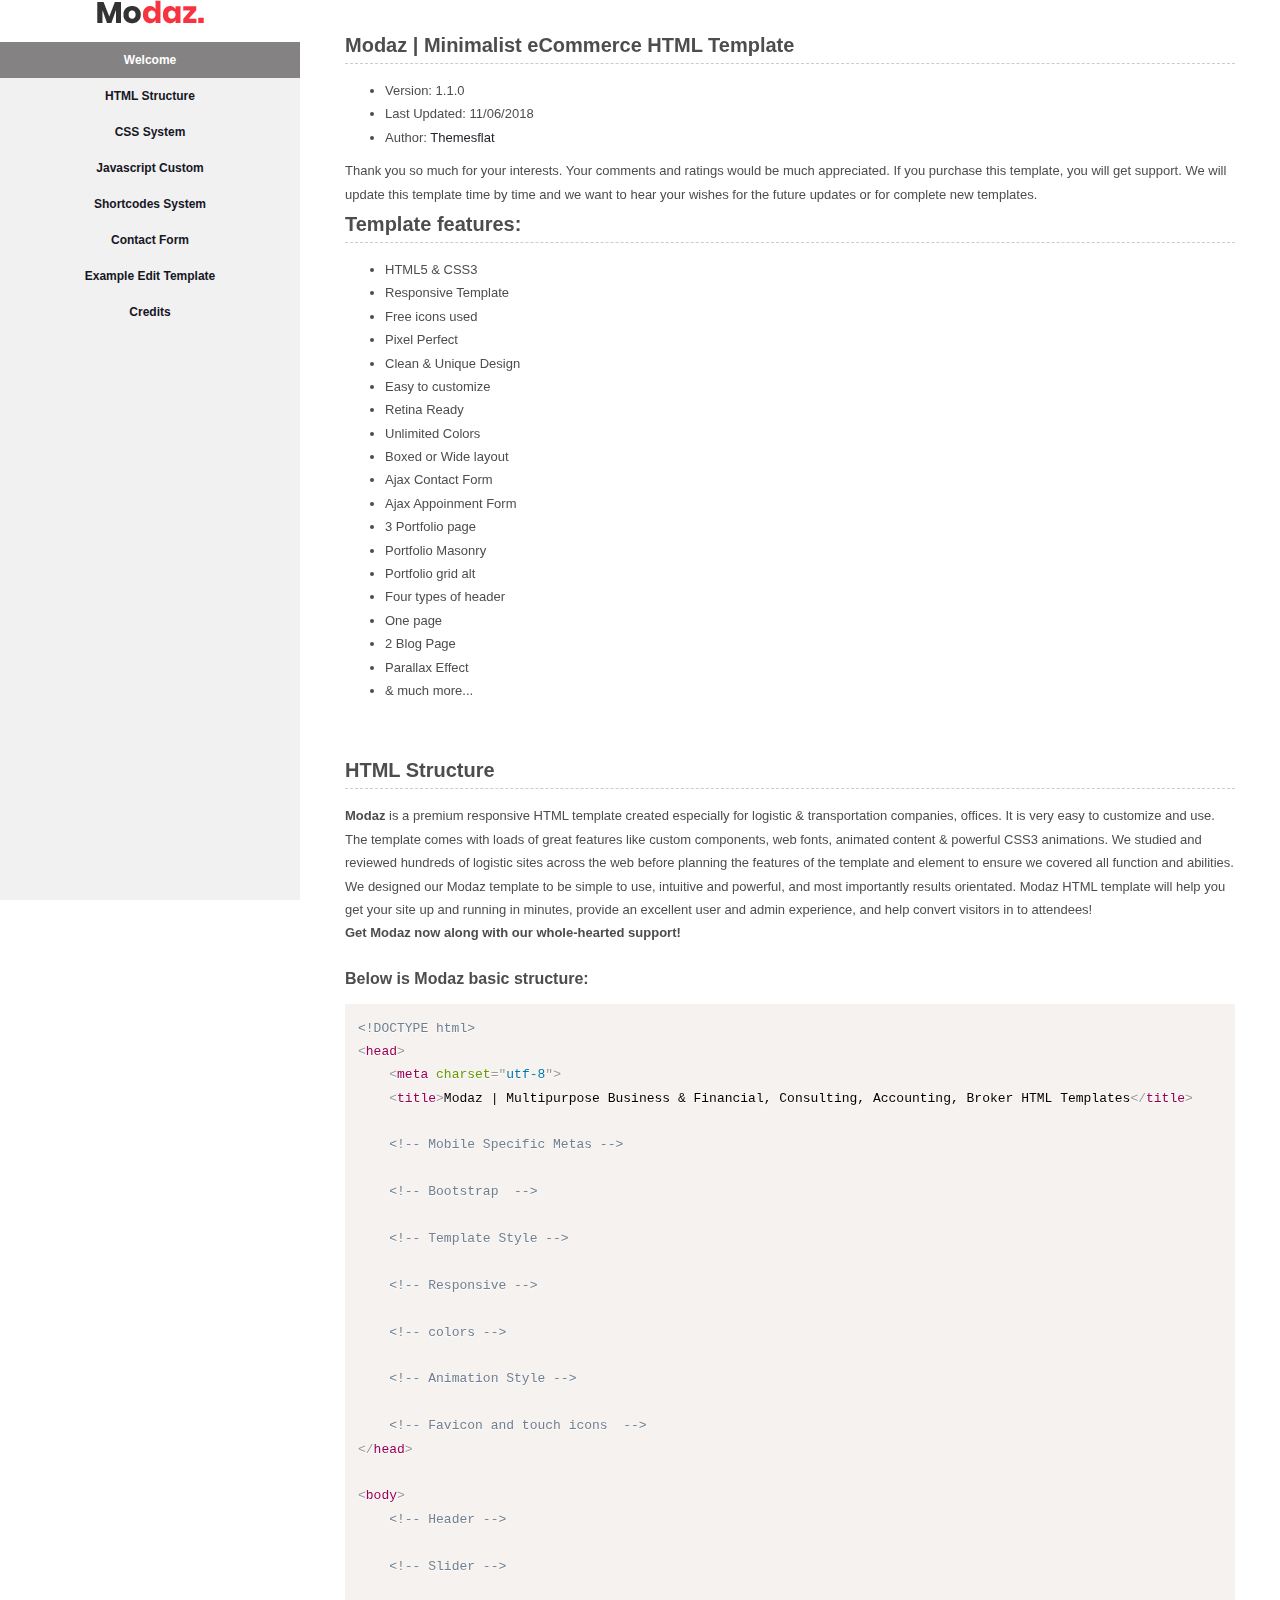
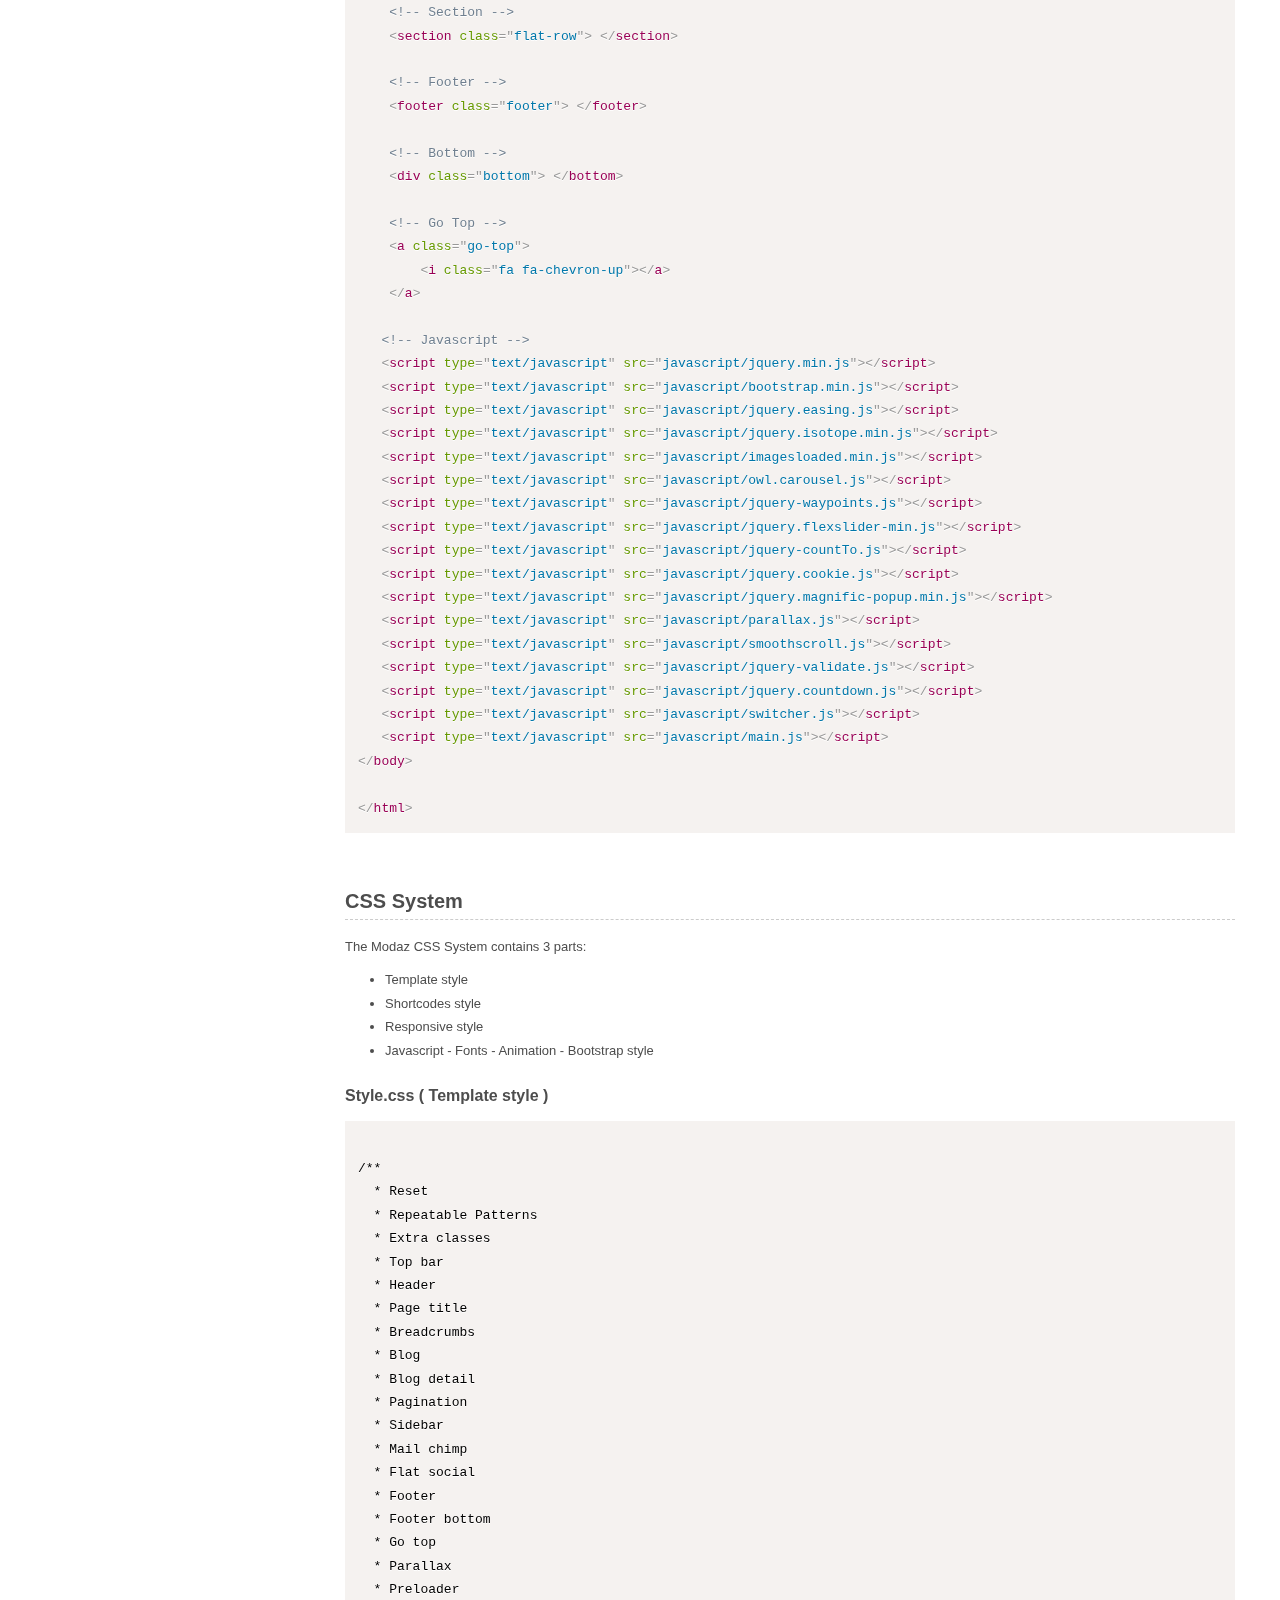
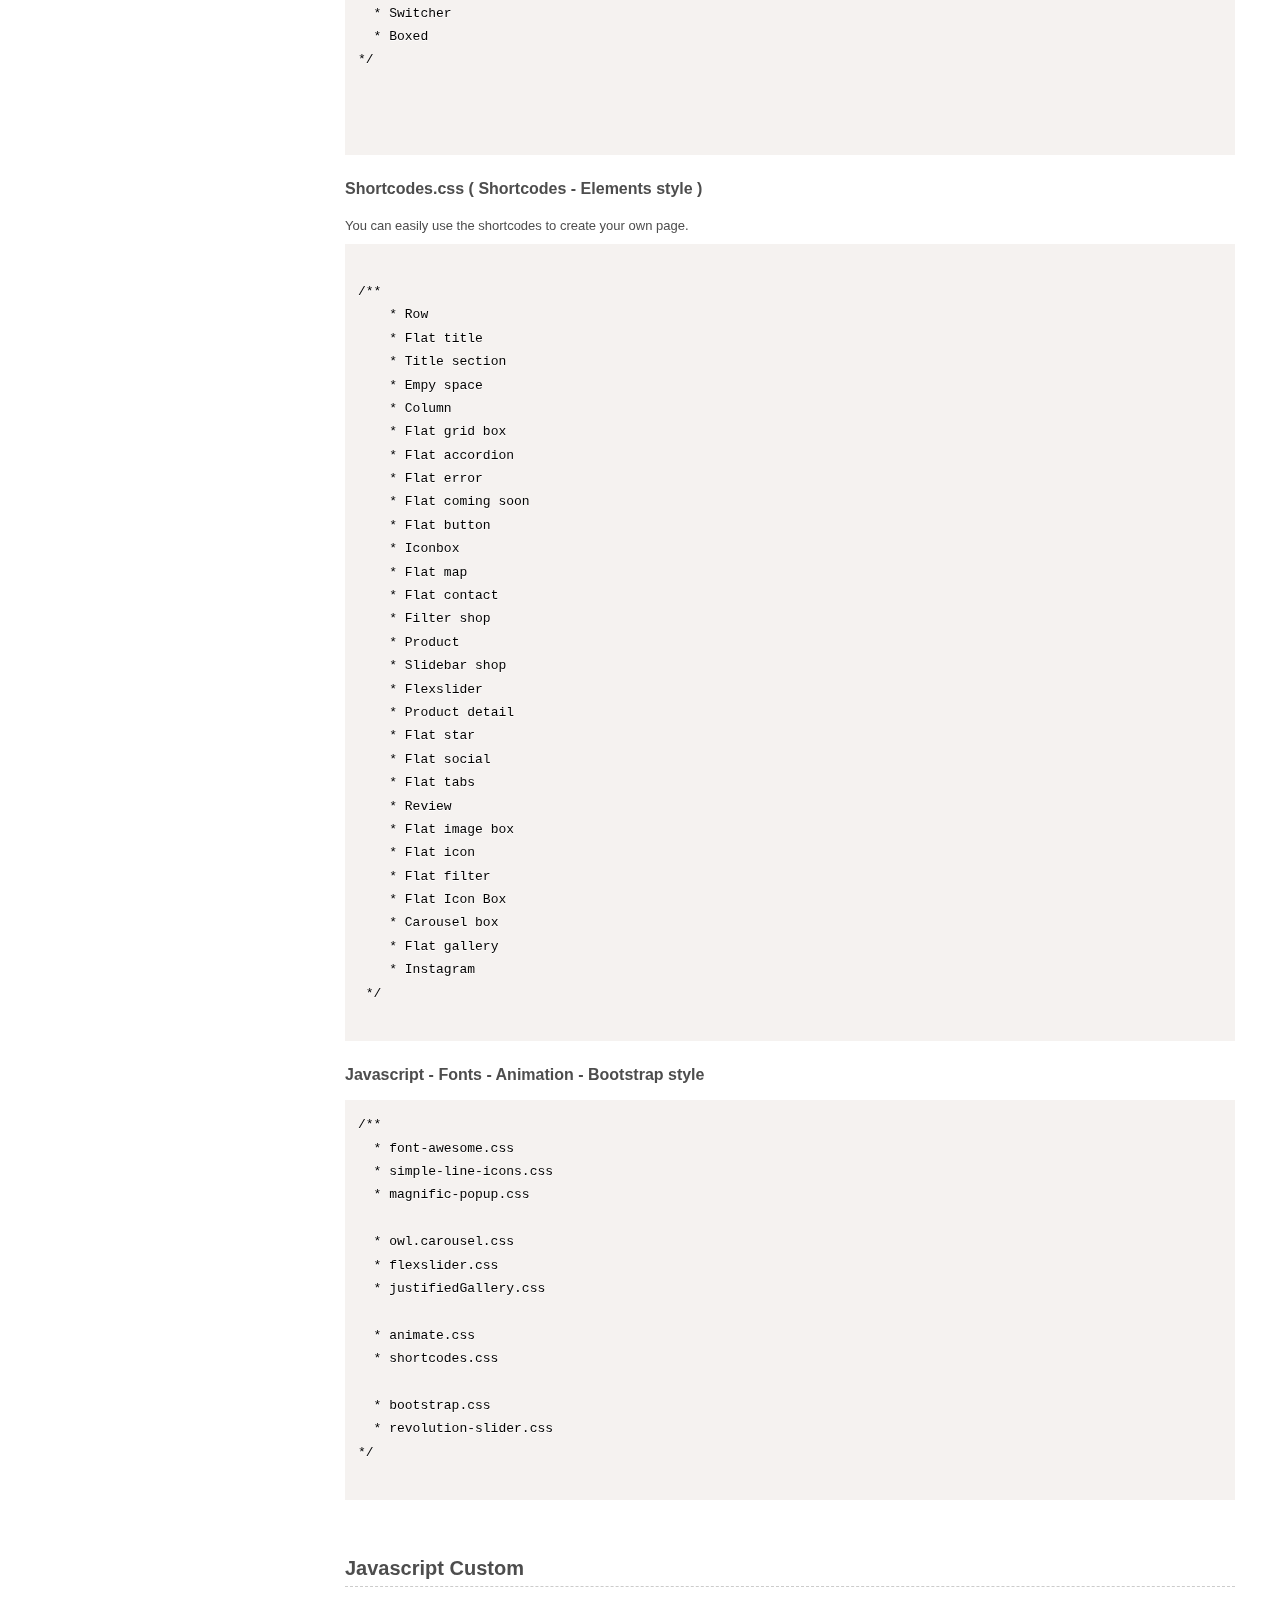
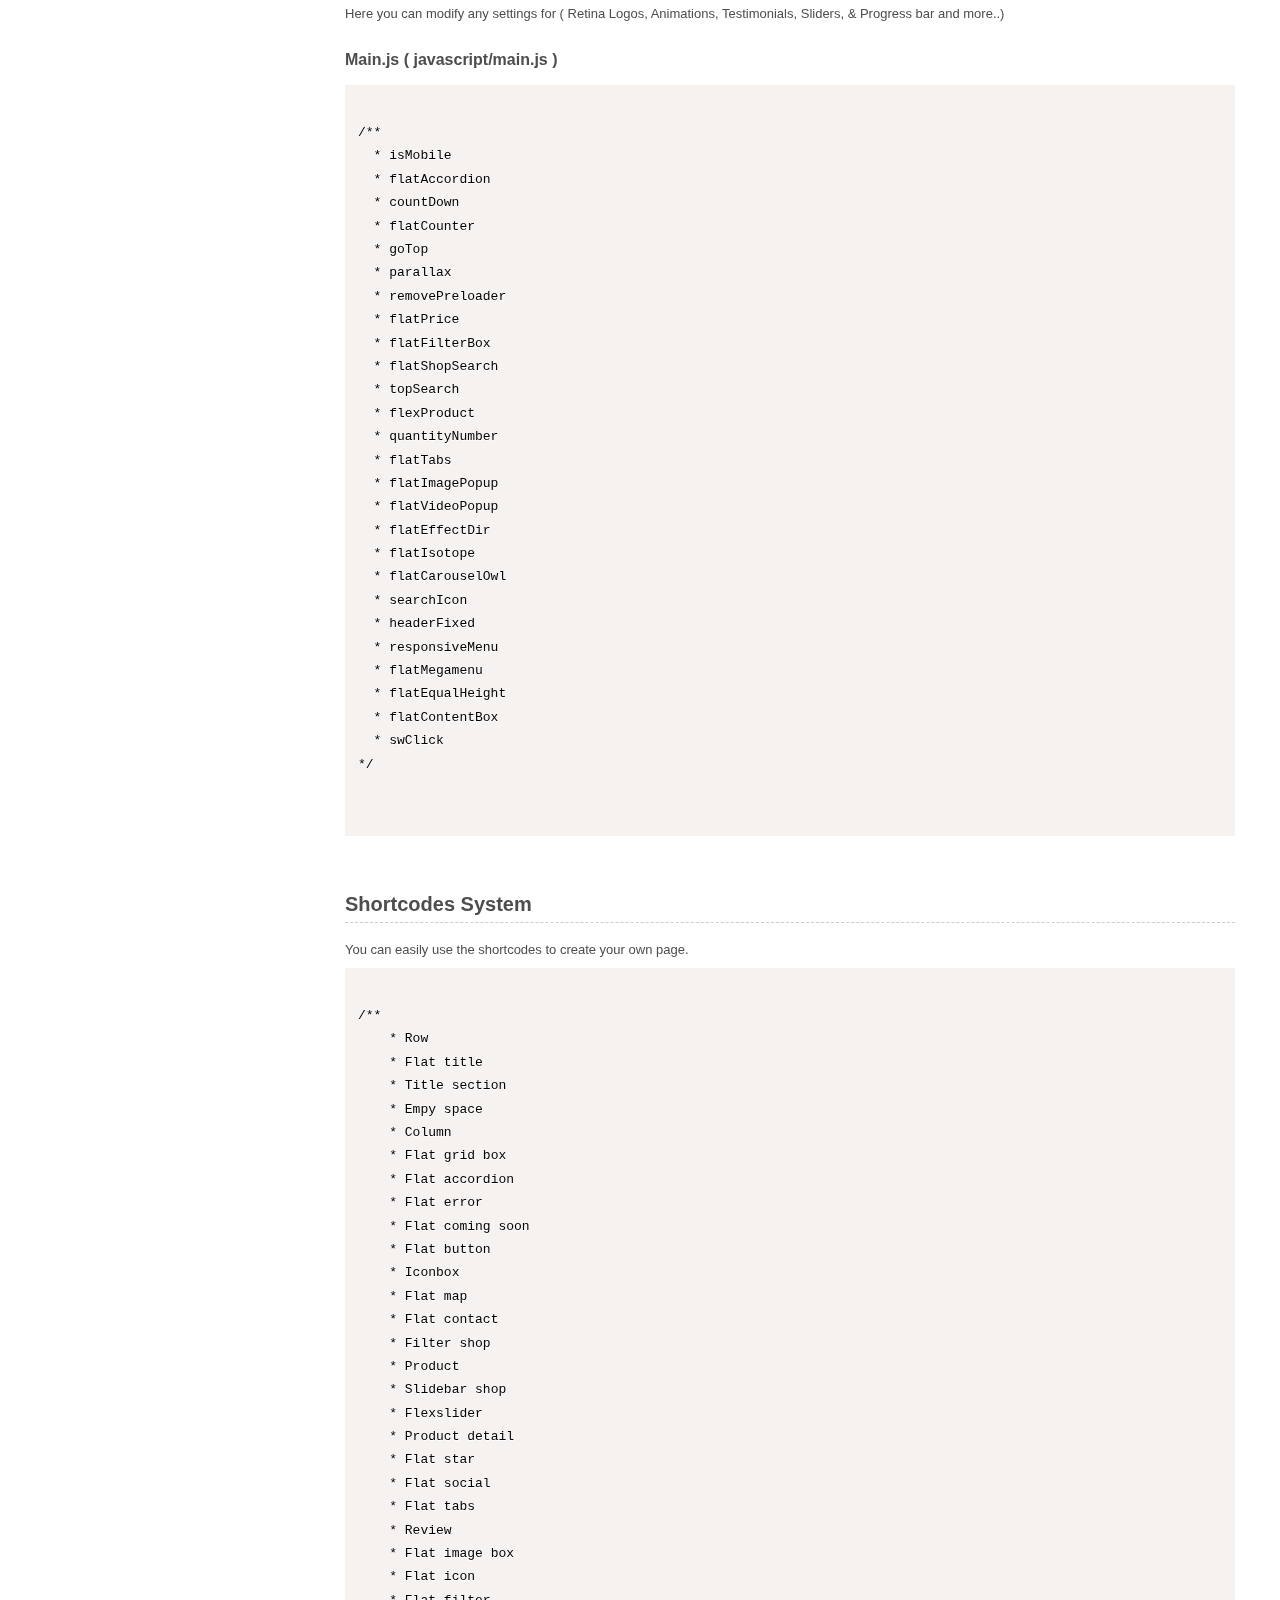
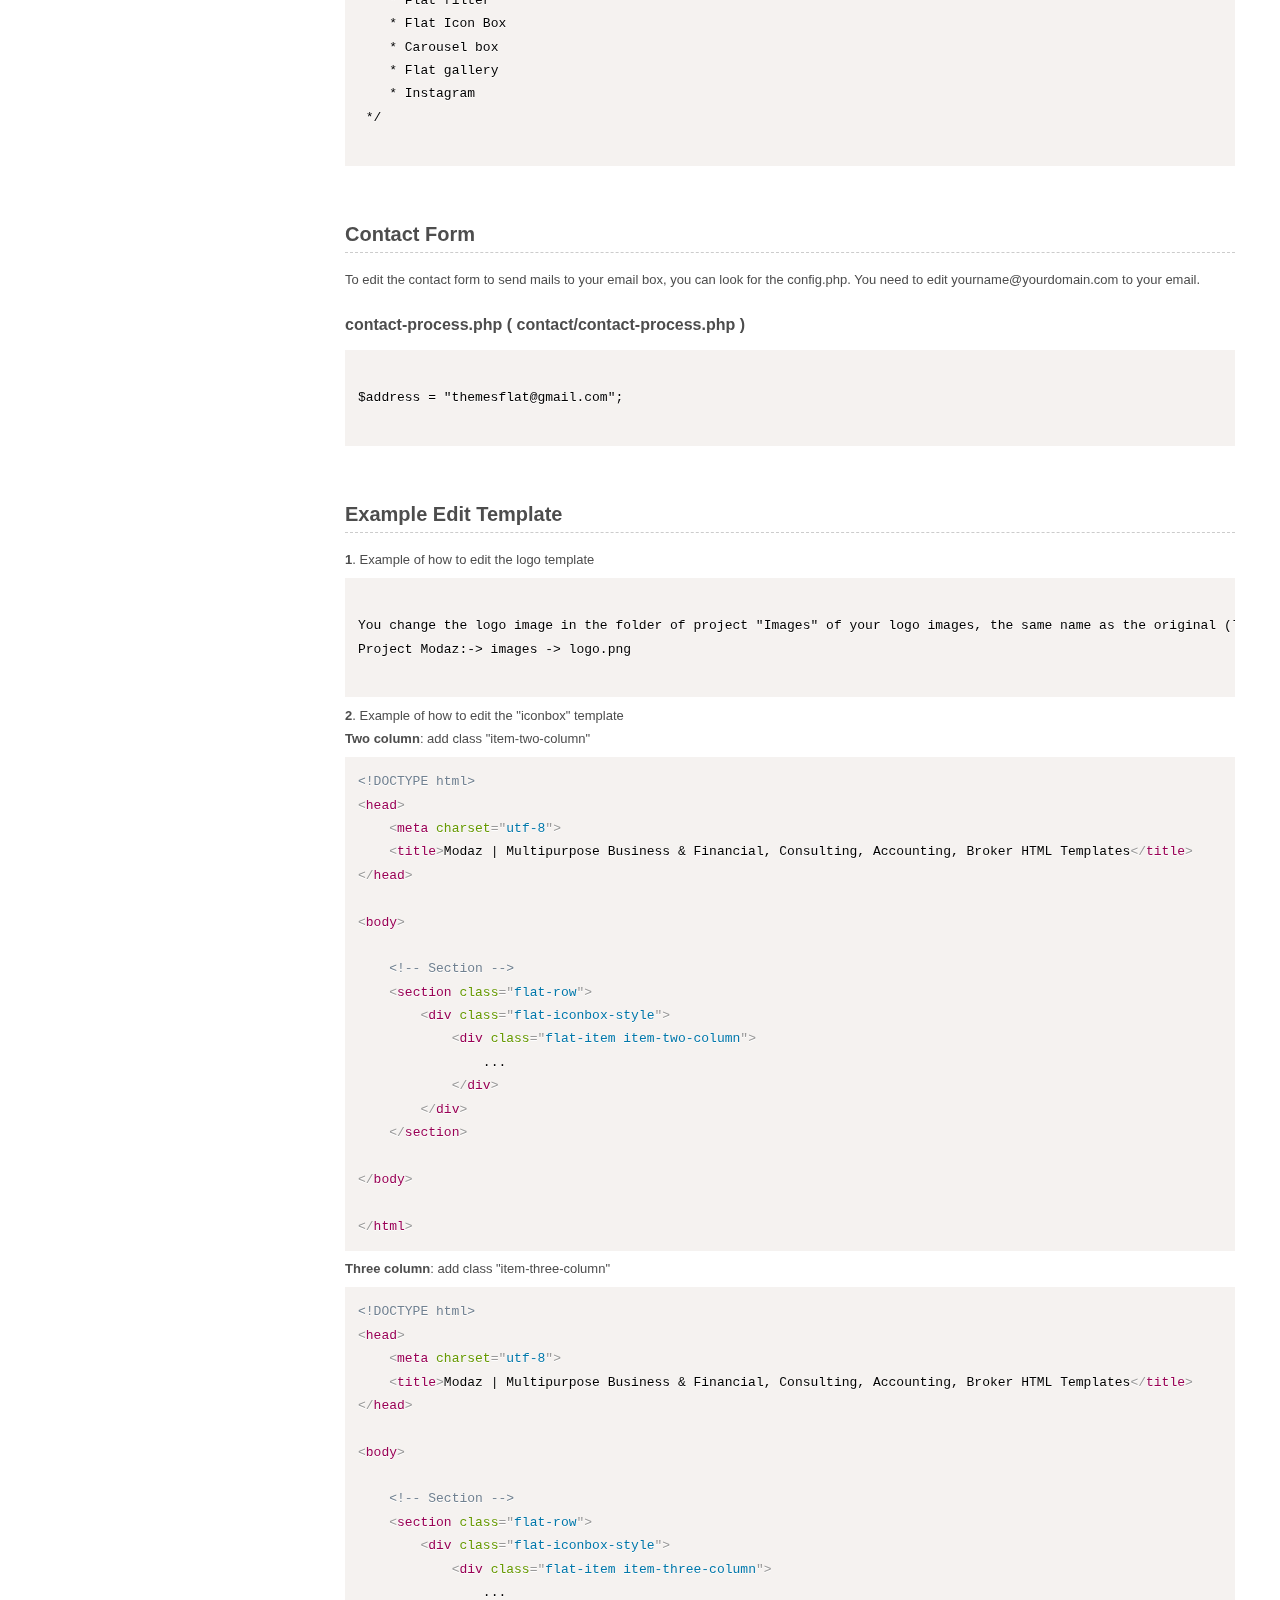
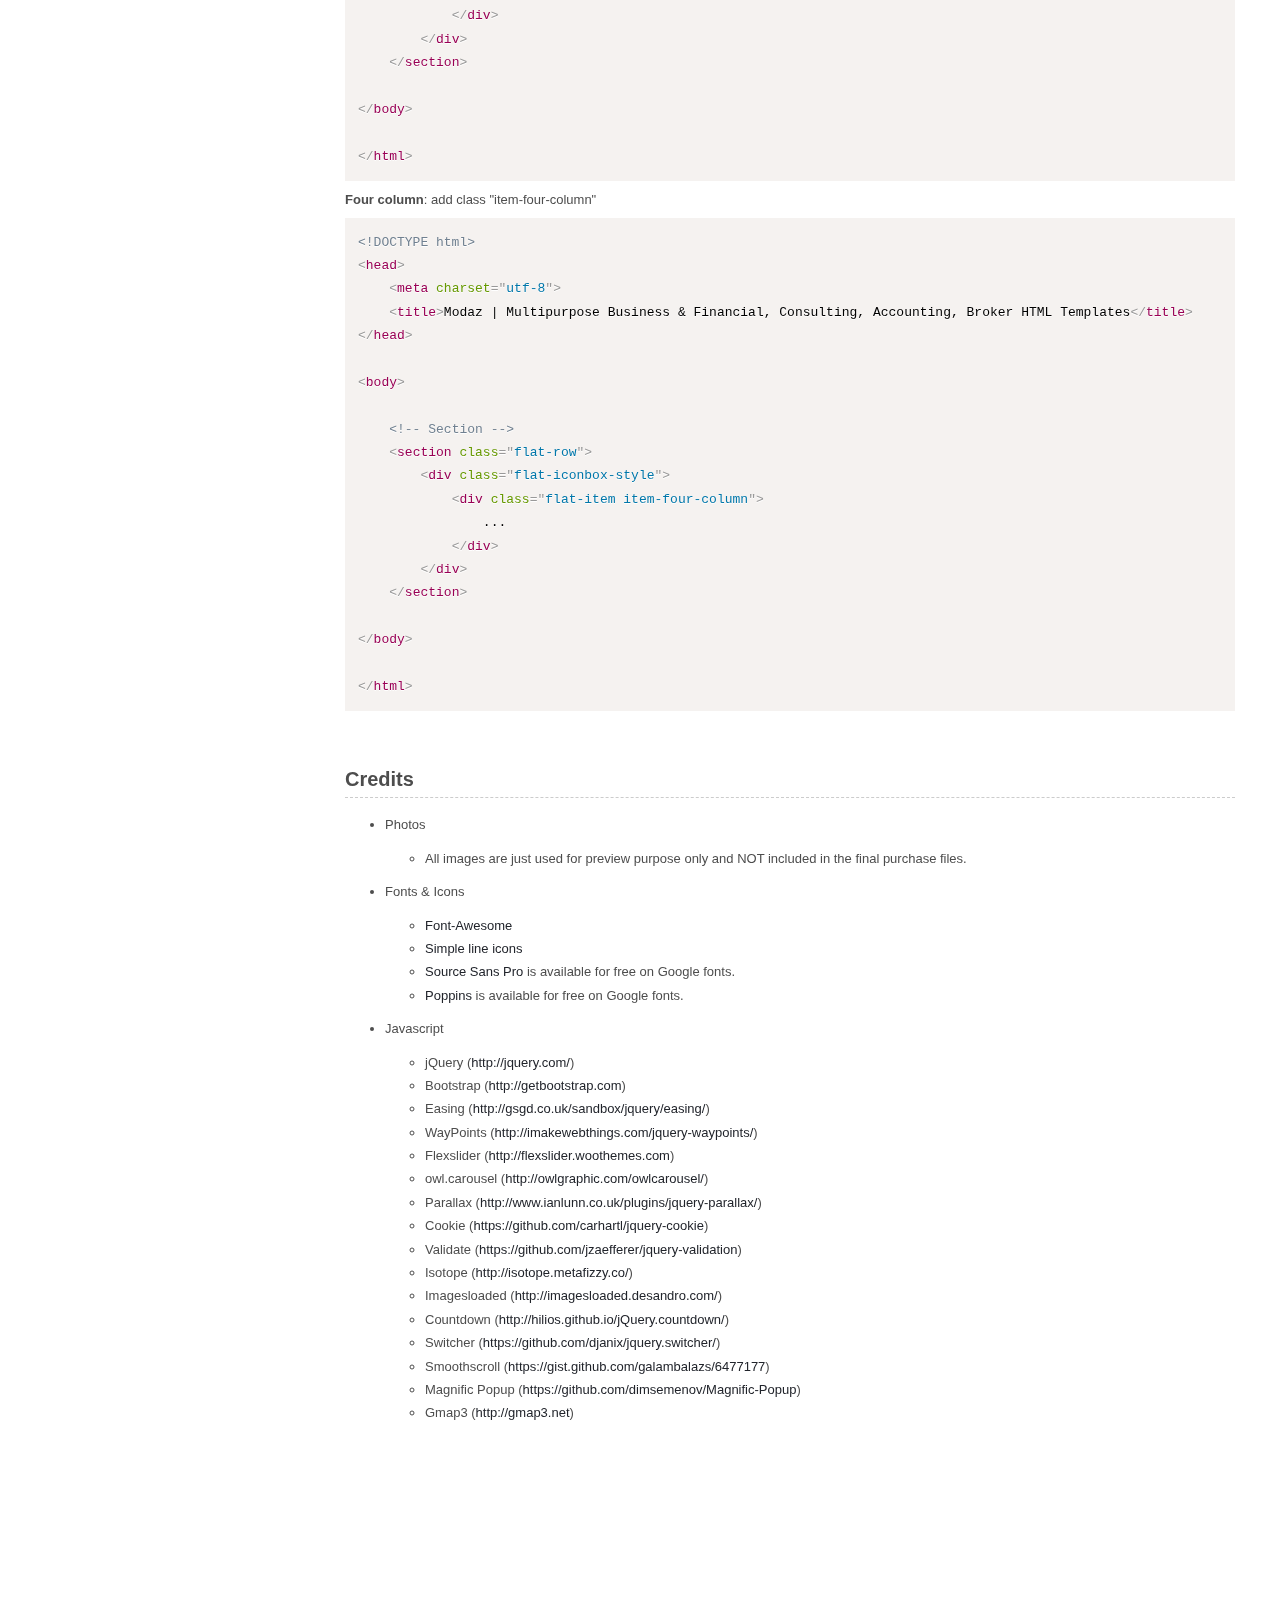
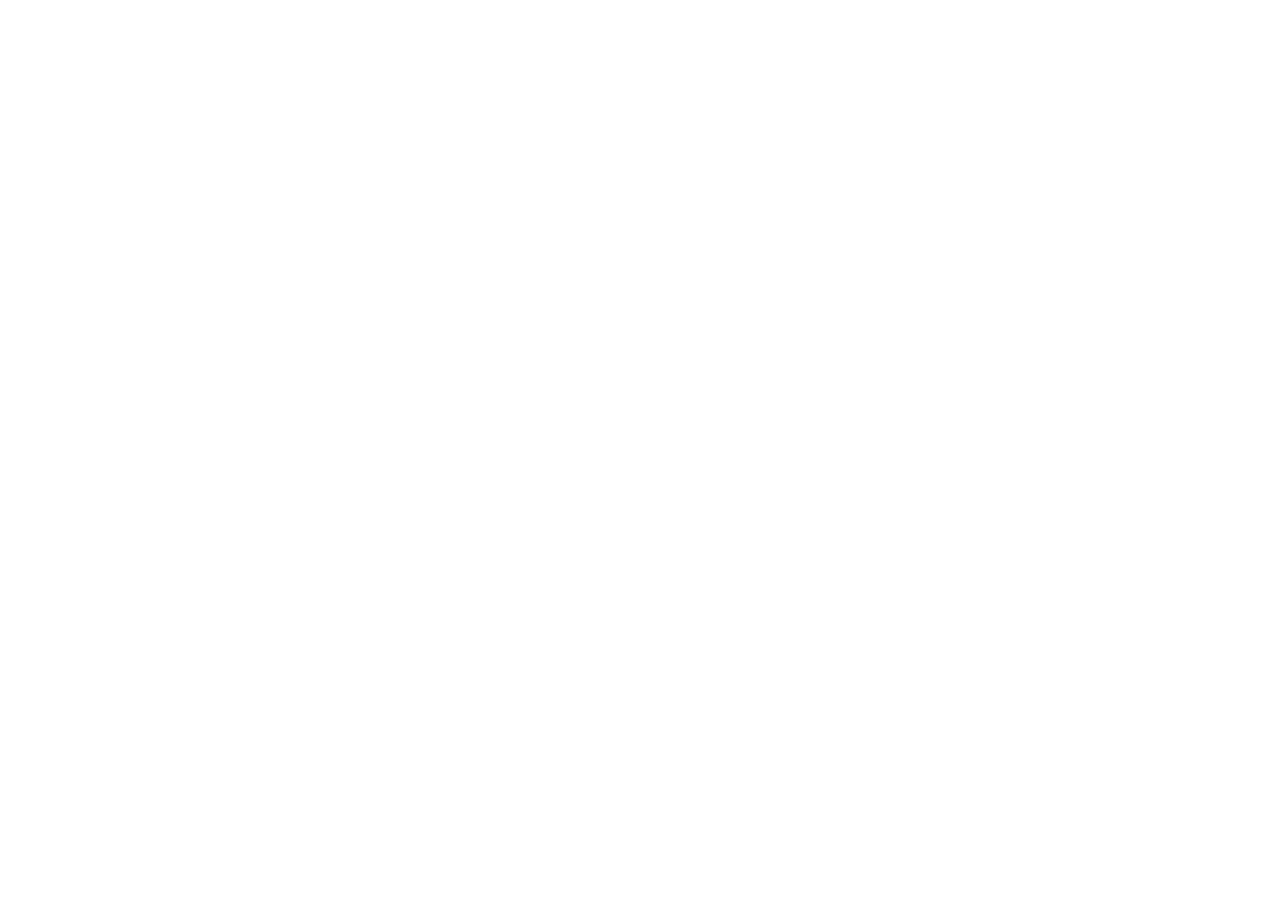
<file: modaz-package/documentation/index.html>
<!DOCTYPE html>
<!--[if IE 8 ]><html class="ie" xmlns="http://www.w3.org/1999/xhtml" xml:lang="en-US" lang="en-US"> <![endif]-->
<!--[if (gte IE 9)|!(IE)]><!--><html xmlns="http://www.w3.org/1999/xhtml" xml:lang="en-US" lang="en-US"><!--<![endif]-->
<head>
   <!-- Basic Page Needs -->
   <meta charset="utf-8">
    <!--[if IE]><meta http-equiv='X-UA-Compatible' content='IE=edge,chrome=1'><![endif]-->
   <title>Modaz | Minimalist eCommerce HTML Template</title>
   <meta name="description" content="">
   <meta name="keywords" content="">
   <meta name="author" content="">

	<link rel="stylesheet" href="css/prism.css"> 
	<link rel="stylesheet" href="css/style.css">

	<script src="javascript/jquery.min.js"></script>
	<script src="javascript/jquery.easing.1.3.min.js"></script>
	<script src="javascript/jquery.nav.js"></script>
	<script src="javascript/jquery.scrollTo.js"></script>
	<script src="javascript/prism.js"></script>
	<script src="javascript/main.js"></script>

	<!--[if lt IE 9]>
	<script src="javascript/html5.js"></script>
	<![endif]-->
  
	<link rel="shortcut icon" href="favicon/favicon.png">
</head>
<body>

	<div id="sidebar">
		<div id="logo">
			<a href="#top">
				<img src="images/logo.png" alt="logo" />
			</a>
		</div>
		<nav id="nav">
			<ul>
				<li class="current"><a href="#Welcome">Welcome</a></li>
				<li><a href="#HTML">HTML Structure</a></li>
				<li><a href="#CSS">CSS System</a></li>
				<li><a href="#Javascript">Javascript Custom</a></li>
				<li><a href="#Shortcodes">Shortcodes System</a></li>
				<li><a href="#ContactForm">Contact Form</a></li>
				<li><a href="#edit-template">Example Edit Template</a></li>
				<li><a href="#Credits">Credits</a></li>
			</ul>
		</nav>
	</div><!-- /.sidebar -->

	<div id="main-content">
		<div class="section" id="Welcome">			
			<h3>Modaz | Minimalist eCommerce HTML Template</h3>

			<div class="content">
				<div class="information">
					<ul>
						<li>Version: 1.1.0</li>
						<li>Last Updated: 11/06/2018</li>
						<li>Author: <a href="http://themeforest.net/user/themesflat">Themesflat</a></li>
					</ul>
					<div class="message">
					Thank you so much for your interests. Your comments and ratings would be much appreciated. 

					If you purchase this template, you will get support. We will update this template time by time and we want to hear your wishes for the future updates or for complete new templates.					
					
					</div>
				</div>
				<h3>Template features:</h3>
				<ul>
					<li>HTML5 &amp; CSS3</li>	
					<li>Responsive Template</li>
					<li>Free icons used</li>
					<li>Pixel Perfect</li>
					<li>Clean &amp; Unique Design</li>
					<li>Easy to customize</li>
					<li>Retina Ready</li>
					<li>Unlimited Colors</li>
					<li>Boxed or Wide layout</li>	
					<li>Ajax Contact Form</li>	
					<li>Ajax Appoinment Form</li>					
					<li>3 Portfolio page </li>
					<li>Portfolio Masonry</li>
					<li>Portfolio grid alt</li>
					<li>Four types of header</li>	
					<li>One page</li>	
					<li>2 Blog Page</li>
					<li>Parallax Effect</li>
					<li>&amp; much more...</li>
				</ul>
			</div>
		</div><!-- /.section -->

		<div class="section" id="HTML">
			<h3>HTML Structure</h3>
			<div class="content">
			<p><strong>Modaz</strong> is a premium responsive HTML template created especially for logistic &amp; transportation companies, offices. It is very easy to customize and use. The template comes with loads of great features like custom components, web fonts, animated content &amp; powerful CSS3 animations. We studied and reviewed hundreds of logistic sites across the web before planning the features of the template and element to ensure we covered all function and abilities.</p>

			<p>We designed our Modaz template to be simple to use, intuitive and powerful, and most importantly results orientated. Modaz HTML template will help you get your site up and running in minutes, provide an excellent user and admin experience, and help convert visitors in to attendees!</p>

			<p><strong>Get Modaz now along with our whole-hearted support!</strong></p>

				<h4>Below is Modaz basic structure:</h4>

				<pre><code class="language-markup">&lt;!DOCTYPE html&gt;
&lt;head&gt;
    &lt;meta charset=&quot;utf-8&quot;&gt;
    &lt;title&gt;Modaz | Multipurpose Business & Financial, Consulting, Accounting, Broker HTML Templates&lt;/title&gt;

    &lt;!-- Mobile Specific Metas --&gt;

    &lt;!-- Bootstrap  --&gt;

    &lt;!-- Template Style --&gt;

    &lt;!-- Responsive --&gt;

    &lt;!-- colors --&gt;    
   
    &lt;!-- Animation Style --&gt;    

    &lt;!-- Favicon and touch icons  --&gt;
&lt;/head&gt;

&lt;body&gt;
	&lt;!-- Header --&gt;	

	&lt;!-- Slider --&gt;

    &lt;!-- Section --&gt;
    &lt;section class=&quot;flat-row&quot;&gt; &lt;/section&gt;

    &lt;!-- Footer --&gt;
    &lt;footer class=&quot;footer&quot;&gt; &lt;/footer&gt;

   	&lt;!-- Bottom --&gt;
   	&lt;div class=&quot;bottom&quot;&gt; &lt;/bottom&gt;

   	&lt;!-- Go Top --&gt;
    &lt;a class=&quot;go-top&quot;&gt;
     	&lt;i class=&quot;fa fa-chevron-up&quot;&gt;&lt;/a&gt;
    &lt;/a&gt;
   
   &lt;!-- Javascript --&gt;
   &lt;script type=&quot;text/javascript&quot; src=&quot;javascript/jquery.min.js&quot;&gt;&lt;/script&gt;
   &lt;script type=&quot;text/javascript&quot; src=&quot;javascript/bootstrap.min.js&quot;&gt;&lt;/script&gt;
   &lt;script type=&quot;text/javascript&quot; src=&quot;javascript/jquery.easing.js&quot;&gt;&lt;/script&gt;
   &lt;script type=&quot;text/javascript&quot; src=&quot;javascript/jquery.isotope.min.js&quot;&gt;&lt;/script&gt;
   &lt;script type=&quot;text/javascript&quot; src=&quot;javascript/imagesloaded.min.js&quot;&gt;&lt;/script&gt;
   &lt;script type=&quot;text/javascript&quot; src=&quot;javascript/owl.carousel.js&quot;&gt;&lt;/script&gt;
   &lt;script type=&quot;text/javascript&quot; src=&quot;javascript/jquery-waypoints.js&quot;&gt;&lt;/script&gt;   
   &lt;script type=&quot;text/javascript&quot; src=&quot;javascript/jquery.flexslider-min.js&quot;&gt;&lt;/script&gt;   
   &lt;script type=&quot;text/javascript&quot; src=&quot;javascript/jquery-countTo.js&quot;&gt;&lt;/script&gt;   
   &lt;script type=&quot;text/javascript&quot; src=&quot;javascript/jquery.cookie.js&quot;&gt;&lt;/script&gt;
   &lt;script type=&quot;text/javascript&quot; src=&quot;javascript/jquery.magnific-popup.min.js&quot;&gt;&lt;/script&gt;
   &lt;script type=&quot;text/javascript&quot; src=&quot;javascript/parallax.js&quot;&gt;&lt;/script&gt;
   &lt;script type=&quot;text/javascript&quot; src=&quot;javascript/smoothscroll.js&quot;&gt;&lt;/script&gt;
   &lt;script type=&quot;text/javascript&quot; src=&quot;javascript/jquery-validate.js&quot;&gt;&lt;/script&gt;
   &lt;script type=&quot;text/javascript&quot; src=&quot;javascript/jquery.countdown.js&quot;&gt;&lt;/script&gt;
   &lt;script type=&quot;text/javascript&quot; src=&quot;javascript/switcher.js&quot;&gt;&lt;/script&gt;
   &lt;script type=&quot;text/javascript&quot; src=&quot;javascript/main.js&quot;&gt;&lt;/script&gt;
&lt;/body&gt;

&lt;/html&gt;</code></pre>

			</div><!-- /.content -->
		</div><!-- /.section -->

		<div class="section" id="CSS">
			<h3>CSS System</h3>
			<div class="content">
				The Modaz CSS System contains 3 parts: 
				<ul>
					<li>Template style</li>
					<li>Shortcodes style</li>
					<li>Responsive style</li>
					<li>Javascript - Fonts - Animation - Bootstrap style</li>
				</ul>
				<h4>Style.css ( Template style )</h4>
				<pre><code class="language-markup">
/**
  *	Reset
  *	Repeatable Patterns
  * Extra classes
  * Top bar
  *	Header
  *	Page title
  *	Breadcrumbs
  *	Blog
  *	Blog detail
  *	Pagination
  *	Sidebar
  *	Mail chimp
  *	Flat social
  *	Footer
  *	Footer bottom
  *	Go top
  *	Parallax
  *	Preloader
  *	Switcher
  *	Boxed
*/


				</code></pre>

				<h4>Shortcodes.css ( Shortcodes - Elements style )</h4>
<p>You can easily use the shortcodes to create your own page.</p>
				<pre><code class="language-markup">
/**
 	* Row
 	* Flat title
 	* Title section
 	* Empy space
 	* Column
 	* Flat grid box
 	* Flat accordion
 	* Flat error
 	* Flat coming soon
 	* Flat button
 	* Iconbox
 	* Flat map
 	* Flat contact
 	* Filter shop
 	* Product
 	* Slidebar shop
 	* Flexslider
 	* Product detail
 	* Flat star
 	* Flat social
 	* Flat tabs
 	* Review
 	* Flat image box
 	* Flat icon
 	* Flat filter
 	* Flat Icon Box
 	* Carousel box
 	* Flat gallery
 	* Instagram
 */
				</code></pre>

<h4>Javascript - Fonts - Animation - Bootstrap style</h4>
				<pre><code class="language-markup">/**  
  * font-awesome.css
  * simple-line-icons.css
  * magnific-popup.css

  * owl.carousel.css
  * flexslider.css
  * justifiedGallery.css

  * animate.css
  * shortcodes.css

  * bootstrap.css 
  * revolution-slider.css
*/
				</code></pre>

			</div><!-- /.content -->
		</div><!-- /.section -->

		<div class="section" id="Javascript">
			<h3>Javascript Custom</h3>
			<div class="content">
				Here you can modify any settings for ( Retina Logos, Animations, Testimonials, Sliders, &amp; Progress bar and more..) 
				<h4>Main.js ( javascript/main.js )</h4>
				<pre><code class="language-markup">
/**
  * isMobile
  * flatAccordion
  * countDown
  * flatCounter
  * goTop
  * parallax
  * removePreloader
  * flatPrice
  * flatFilterBox
  * flatShopSearch
  * topSearch
  * flexProduct
  * quantityNumber
  * flatTabs
  * flatImagePopup
  * flatVideoPopup
  * flatEffectDir
  * flatIsotope
  * flatCarouselOwl
  * searchIcon
  * headerFixed
  * responsiveMenu
  * flatMegamenu
  * flatEqualHeight
  * flatContentBox
  * swClick
*/

				</code></pre>

			</div><!-- /.content -->
		</div><!-- /.section -->

		<div class="section" id="Shortcodes">
			<h3>Shortcodes System</h3>
			<div class="content">
			<p>You can easily use the shortcodes to create your own page.</p>
				<pre><code class="language-markup">    
/**
 	* Row
 	* Flat title
 	* Title section
 	* Empy space
 	* Column
 	* Flat grid box
 	* Flat accordion
 	* Flat error
 	* Flat coming soon
 	* Flat button
 	* Iconbox
 	* Flat map
 	* Flat contact
 	* Filter shop
 	* Product
 	* Slidebar shop
 	* Flexslider
 	* Product detail
 	* Flat star
 	* Flat social
 	* Flat tabs
 	* Review
 	* Flat image box
 	* Flat icon
 	* Flat filter
 	* Flat Icon Box
 	* Carousel box
 	* Flat gallery
 	* Instagram
 */
				</code></pre>


			</div><!-- /.content -->
		</div><!-- /.section -->

		<div class="section" id="ContactForm">
			<h3>Contact Form</h3>
			<div class="content">
			<p>To edit the contact form to send mails to your email box, you can look for the config.php. You need to edit yourname@yourdomain.com to your email.</p>
			<h4>contact-process.php ( contact/contact-process.php )</h4>
				<pre><code class="language-markup">
$address = "themesflat@gmail.com";
				</code></pre>


			</div><!-- /.content -->
		</div><!-- /.section -->

		<div class="section" id="edit-template">
			<h3>Example Edit Template</h3>
			<div class="content">
			<p><strong>1</strong>. Example of how to edit the logo template</p>
				<pre><code class="language-markup">
You change the logo image in the folder of project "Images" of your logo images, the same name as the original (logo.png)
Project Modaz:-> images -> logo.png
				</code></pre>

				<p><strong>2</strong>. Example of how to edit the "iconbox" template</p>
				<p><strong>Two column</strong>: add class "item-two-column"</p>
				<pre><code class="language-markup">&lt;!DOCTYPE html&gt;
&lt;head&gt;
    &lt;meta charset=&quot;utf-8&quot;&gt;
    &lt;title&gt;Modaz | Multipurpose Business & Financial, Consulting, Accounting, Broker HTML Templates&lt;/title&gt;
&lt;/head&gt;

&lt;body&gt;

    &lt;!-- Section --&gt;
    &lt;section class=&quot;flat-row&quot;&gt; 
    	&lt;div class=&quot;flat-iconbox-style&quot;&gt; 
    		&lt;div class=&quot;flat-item item-two-column&quot;&gt; 
    			...
    		&lt;/div&gt;
    	&lt;/div&gt;
    &lt;/section&gt;

&lt;/body&gt;

&lt;/html&gt;</code></pre>

				<p><strong>Three column</strong>: add class "item-three-column"</p>
				<pre><code class="language-markup">&lt;!DOCTYPE html&gt;
&lt;head&gt;
    &lt;meta charset=&quot;utf-8&quot;&gt;
    &lt;title&gt;Modaz | Multipurpose Business & Financial, Consulting, Accounting, Broker HTML Templates&lt;/title&gt;
&lt;/head&gt;

&lt;body&gt;

    &lt;!-- Section --&gt;
    &lt;section class=&quot;flat-row&quot;&gt; 
    	&lt;div class=&quot;flat-iconbox-style&quot;&gt; 
    		&lt;div class=&quot;flat-item item-three-column&quot;&gt; 
    			...
    		&lt;/div&gt;
    	&lt;/div&gt;
    &lt;/section&gt;

&lt;/body&gt;

&lt;/html&gt;</code></pre>

<p><strong>Four column</strong>: add class "item-four-column"</p>
				<pre><code class="language-markup">&lt;!DOCTYPE html&gt;
&lt;head&gt;
    &lt;meta charset=&quot;utf-8&quot;&gt;
    &lt;title&gt;Modaz | Multipurpose Business & Financial, Consulting, Accounting, Broker HTML Templates&lt;/title&gt;
&lt;/head&gt;

&lt;body&gt;

    &lt;!-- Section --&gt;
    &lt;section class=&quot;flat-row&quot;&gt; 
    	&lt;div class=&quot;flat-iconbox-style&quot;&gt; 
    		&lt;div class=&quot;flat-item item-four-column&quot;&gt; 
    			...
    		&lt;/div&gt;
    	&lt;/div&gt;
    &lt;/section&gt;

&lt;/body&gt;

&lt;/html&gt;</code></pre>

			</div><!-- /.content -->
		</div><!-- /.section -->

		<div class="section" id="Credits">
			<h3>Credits</h3>
			<div class="content">
				<ul>
				    <li>
						Photos
						<ul>
							<li>All images are just used for preview purpose only and NOT included in the final purchase files.</li>
						</ul>
					</li>
					<li>
						Fonts &amp; Icons
						<ul>			
							<li><a href="http://fortawesome.github.io/Font-Awesome/" target="blank">Font-Awesome</a></li>
							<li><a href="https://thesabbir.github.io/simple-line-icons/" target="blank">Simple line icons</a></li>
							<li><a href="https://fonts.googleapis.com/css?family=Source+Sans+Pro:400,200,200italic,300,300italic,400italic,600,600italic,700,700italic,900,900italic" target="blank">Source Sans Pro</a> is available for free on Google fonts.</li>
							<li><a href="https://fonts.googleapis.com/css?family=Poppins:400,300,600,500,700" target="blank">Poppins</a> is available for free on Google fonts.</li>
						</ul>
					</li>
					<li>
						Javascript
						<ul>
							<li>jQuery (<a href="http://jquery.com/" target="_blank">http://jquery.com/</a>)</li>
							<li>Bootstrap (<a href="http://getbootstrap.com" target="_blank">http://getbootstrap.com</a>)</li>
							<li>Easing (<a href="http://gsgd.co.uk/sandbox/jquery/easing/" target="_blank">http://gsgd.co.uk/sandbox/jquery/easing/</a>)</li>
							<li>WayPoints (<a href="http://imakewebthings.com/jquery-waypoints/" target="_blank">http://imakewebthings.com/jquery-waypoints/</a>)</li>
							<li>Flexslider (<a href="http://flexslider.woothemes.com" target="_blank">http://flexslider.woothemes.com</a>)</li>
							<li>owl.carousel (<a href="http://owlgraphic.com/owlcarousel/" target="_blank">http://owlgraphic.com/owlcarousel/</a>)</li>
							<li>Parallax (<a href="http://www.ianlunn.co.uk/plugins/jquery-parallax/" target="_blank">http://www.ianlunn.co.uk/plugins/jquery-parallax/</a>)</li>
							<li>Cookie (<a href="https://github.com/carhartl/jquery-cookie/" target="_blank">https://github.com/carhartl/jquery-cookie</a>)</li>			
							<li>Validate (<a href="https://github.com/jzaefferer/jquery-validation" target="_blank">https://github.com/jzaefferer/jquery-validation</a>)</li>							
							<li>Isotope (<a href="http://isotope.metafizzy.co/" target="_blank">http://isotope.metafizzy.co/</a>)</li>
							<li>Imagesloaded (<a href="http://imagesloaded.desandro.com/" target="_blank">http://imagesloaded.desandro.com/</a>)</li>
							<li>Countdown (<a href="http://hilios.github.io/jQuery.countdown/" rel="nofollow">http://hilios.github.io/jQuery.countdown/</a>)</li>
							<li>Switcher (<a href="https://github.com/djanix/jquery.switcher/" target="_blank">https://github.com/djanix/jquery.switcher/</a>)</li>
							<li>Smoothscroll (<a href="https://gist.github.com/galambalazs/6477177" target="_blank">https://gist.github.com/galambalazs/6477177</a>)</li>
							<li>Magnific Popup (<a href="https://github.com/dimsemenov/Magnific-Popup" target="_blank">https://github.com/dimsemenov/Magnific-Popup</a>)</li>
							<li>Gmap3 (<a href="http://gmap3.net" target="_blank">http://gmap3.net</a>)</li>
						</ul>
					</li>
				</ul>
			</div><!-- /.content -->
		</div><!-- /.section -->

		<div style="height: 1000px;"></div>
		</div><!-- /#main-content -->
</body>

</html>
</file>
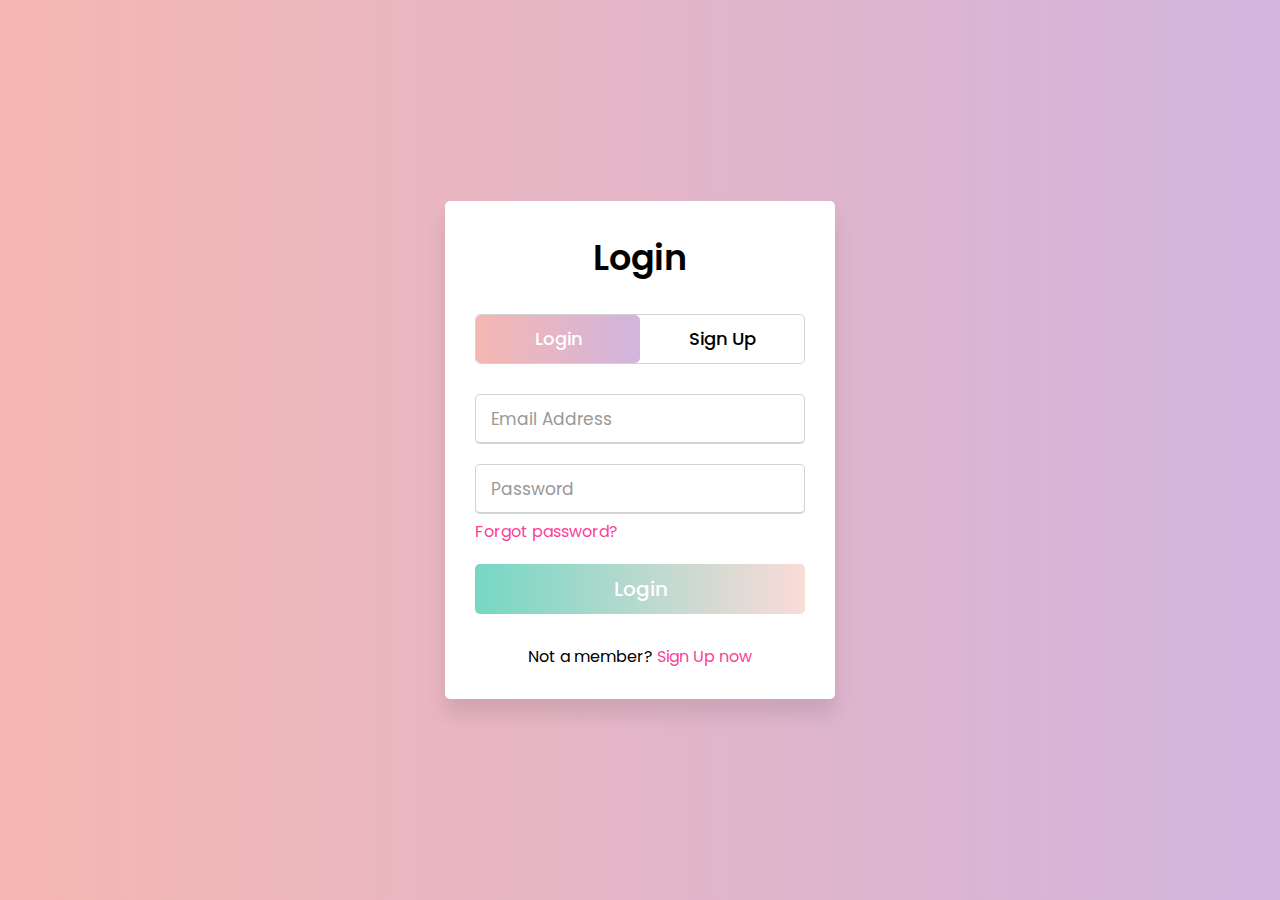
<file: modaz-package/modaz/formm.html>
<!DOCTYPE html>
<html lang="en" dir="ltr">
  <head>
    <meta charset="utf-8">
    <title>Login & Signup Form</title>
    <link rel="stylesheet" href="stylesheets/formm.css">
    <meta name="viewport" content="width=device-width, initial-scale=1.0">
  </head>
  <body>
    <div class="wrapper">
      <div class="title-text">
        <div class="title login">Login</div>
        <div class="title signup">Sign Up</div>
      </div>
      <div class="form-container">
        <div class="slide-controls">
          <input type="radio" name="slide" id="login" checked>
          <input type="radio" name="slide" id="signup">
          <label for="login" class="slide login">Login</label>
          <label for="signup" class="slide signup">Sign Up</label>
          <div class="slider-tab"></div>
        </div>
        <div class="form-inner">
          <form action="#" class="login">
            <div class="field">
              <input type="text" placeholder="Email Address" required>
            </div>
            <div class="field">
              <input type="password" placeholder="Password" required>
            </div>
            <div class="pass-link"><a href="#">Forgot password?</a></div>
            <div class="field btn">
              <div class="btn-layer"></div>
              <input type="submit" value="Login">
            </div>
            <div class="signup-link">Not a member? <a href="">Sign Up now</a></div>
          </form>
          <form action="#" class="signup">
            <div class="field">
              <input type="text" placeholder="Email Address" required>
            </div>
            <div class="field">
              <input type="password" placeholder="Password" required>
            </div>
            <div class="field">
              <input type="password" placeholder="Confirm password" required>
            </div>
            <div class="field btn">
              <div class="btn-layer"></div>
              <input type="submit" value="Signup">
            </div>
          </form>
        </div>
      </div>
    </div>

    <script>
      const loginText = document.querySelector(".title-text .login");
      const loginForm = document.querySelector("form.login");
      const loginBtn = document.querySelector("label.login");
      const signupBtn = document.querySelector("label.signup");
      const signupLink = document.querySelector("form .signup-link a");
      signupBtn.onclick = (()=>{
        loginForm.style.marginLeft = "-50%";
        loginText.style.marginLeft = "-50%";
      });
      loginBtn.onclick = (()=>{
        loginForm.style.marginLeft = "0%";
        loginText.style.marginLeft = "0%";
      });
      signupLink.onclick = (()=>{
        signupBtn.click();
        return false;
      });
    </script>

  </body>
</html>
</file>
<file: modaz-package/documentation/css/prism.css>
/**
 * prism.js default theme for JavaScript, CSS and HTML
 * Based on dabblet (http://dabblet.com)
 * @author Lea Verou
 */

code[class*="language-"],
pre[class*="language-"] {
	color: black;
	text-shadow: 0 1px white;
	font-family: Consolas, Monaco, 'Andale Mono', monospace;
	direction: ltr;
	text-align: left;
	white-space: pre;
	word-spacing: normal;
	word-break: normal;


	-moz-tab-size: 4;
	-o-tab-size: 4;
	tab-size: 4;

	-webkit-hyphens: none;
	-moz-hyphens: none;
	-ms-hyphens: none;
	hyphens: none;
}

pre[class*="language-"]::-moz-selection, pre[class*="language-"] ::-moz-selection,
code[class*="language-"]::-moz-selection, code[class*="language-"] ::-moz-selection {
	text-shadow: none;
	background: #b3d4fc;
}

pre[class*="language-"]::selection, pre[class*="language-"] ::selection,
code[class*="language-"]::selection, code[class*="language-"] ::selection {
	text-shadow: none;
	background: #b3d4fc;
}

@media print {
	code[class*="language-"],
	pre[class*="language-"] {
		text-shadow: none;
	}
}

/* Code blocks */
pre[class*="language-"] {
	padding: 1em;
	margin: .5em 0;
	overflow: auto;
}

:not(pre) > code[class*="language-"],
pre[class*="language-"] {
	background: #f5f2f0;
}

/* Inline code */
:not(pre) > code[class*="language-"] {
	padding: .1em;
	border-radius: .3em;
}

.token.comment,
.token.prolog,
.token.doctype,
.token.cdata {
	color: slategray;
}

.token.punctuation {
	color: #999;
}

.namespace {
	opacity: .7;
}

.token.property,
.token.tag,
.token.boolean,
.token.number,
.token.constant,
.token.symbol {
	color: #905;
}

.token.selector,
.token.attr-name,
.token.string,
.token.builtin {
	color: #690;
}

.token.operator,
.token.entity,
.token.url,
.language-css .token.string,
.style .token.string,
.token.variable {
	color: #a67f59;
	background: hsla(0,0%,100%,.5);
}

.token.atrule,
.token.attr-value,
.token.keyword {
	color: #07a;
}


.token.regex,
.token.important {
	color: #e90;
}

.token.important {
	font-weight: bold;
}

.token.entity {
	cursor: help;
}

pre.line-numbers {
	position: relative;
	padding-left: 3.8em;
	counter-reset: linenumber;
}

pre.line-numbers > code {
	position: relative;
}

.line-numbers .line-numbers-rows {
	position: absolute;
	pointer-events: none;
	top: 0;
	font-size: 100%;
	left: -3.8em;
	width: 3em; /* works for line-numbers below 1000 lines */
	letter-spacing: -1px;
	border-right: 1px solid #999;

	-webkit-user-select: none;
	-moz-user-select: none;
	-ms-user-select: none;
	user-select: none;

}

	.line-numbers-rows > span {
		pointer-events: none;
		display: block;
		counter-increment: linenumber;
	}

		.line-numbers-rows > span:before {
			content: counter(linenumber);
			color: #999;
			display: block;
			padding-right: 0.8em;
			text-align: right;
		}
</file>
<file: modaz-package/documentation/css/style.css>
* {
	margin: 0;
	padding: 0;
	outline: 0 none;
}

html {
	overflow-x: hidden;
}

*,
*:after,
*:before {
	box-sizing: border-box;
	-webkit-box-sizing: border-box;
	-moz-box-sizing: border-box;
	-webkit-font-smoothing: antialiased;
	font-smoothing: antialiased;
	text-rendering: optimizeLegibility;
}

html, body {
	height: 100%;
}

body {
	font: 13px/1.8 Arial, sans-serif;
	color: #4d4d4d;
	background: #fff;
}

h1 {
	font-size: 45px;
	margin-bottom: -25px;
}

h2 {
	font-size: 35px;
	margin-bottom: -20px;
}

h3 {
	font-size: 20px;
	display: block;
	border-bottom: 1px dashed #ccc;
	margin-bottom: 15px;
}

h4 {
	font-size: 16px;
	margin: 20px 0 10px;
}

a {
	color: #21242b;
	text-decoration: none;
}

a:hover {
	color: #32bfc0;
}

.clear:before,
.clear:after {
	content: ' ';
	display: table;
	clear: both;
}
.clear {
  *zoom: 1;
}

.note {
	background: #0fd8da;
	padding: 20px;
	color: #161625;
	margin: 10px 0;
}

.content ul {
	margin: 10px 40px;
}

.content {
	margin: 0 0 50px;
}

#logo a {
	display: block;	
	padding: 0px 0 10px 0;
	text-align: center;
	background-color: #fff;
}

#sidebar {
	width: 300px;
	background: #f1f1f1;
	position: fixed;
	left: 0;
	top: 0;
	bottom: 0;
	font-weight: bold;
	font-size: 12px;
	z-index: 9;
	overflow: auto;
	text-align: center;
}

#sidebar ul a {
	text-decoration: none;
	color: #161625;
	display: block;
	height: 36px;
	line-height: 36px;
	padding: 0 20px;
	-webkit-transition: all 0.3s ease-in-out;
	-moz-transition: all 0.3s ease-in-out;
	-ms-transition: all 0.3s ease-in-out;
	-o-transition: all 0.3s ease-in-out;
	transition: all 0.3s ease-in-out;
}

#sidebar ul a:hover,
#sidebar .active > a {
	background: #848283;
	color: #fff;
}

#sidebar ul li {
	-webkit-transition: all 0.3s ease-in-out;
	-moz-transition: all 0.3s ease-in-out;
	-ms-transition: all 0.3s ease-in-out;
	-o-transition: all 0.3s ease-in-out;
	transition: all 0.3s ease-in-out;
}

#sidebar ul li.current {
	background-color: #848283;
}

#sidebar ul li.current a {
	color: #fff;
}

#sidebar li ul a {
	padding-left: 40px;
}

#main-content {
	margin-left: 300px;
	padding: 27px 45px;
}
</file>
<file: modaz-package/modaz/stylesheets/formm.css>
@import url('https://fonts.googleapis.com/css?family=Poppins:400,500,600,700&display=swap');
*{
  margin: 0;
  padding: 0;
  box-sizing: border-box;
  font-family: 'Poppins', sans-serif;
}
html,body{
  display: grid;
  height: 100%;
  width: 100%;
  place-items: center;
  background: -webkit-linear-gradient(left, #F5B7B1 , #D2B4DE);
}
::selection{
  background:bisque;
  color: #fff;
}
.wrapper{
  overflow: hidden;
  max-width: 390px;
  background: #fff;
  padding: 30px;
  border-radius: 5px;
  box-shadow: 0px 15px 20px rgba(0,0,0,0.1);
}
.wrapper .title-text{
  display: flex;
  width: 200%;
}
.wrapper .title{
  width: 50%;
  font-size: 35px;
  font-weight: 600;
  text-align: center;
  transition: all 0.6s cubic-bezier(0.68,-0.55,0.265,1.55);
}
.wrapper .slide-controls{
  position: relative;
  display: flex;
  height: 50px;
  width: 100%;
  overflow: hidden;
  margin: 30px 0 10px 0;
  justify-content: space-between;
  border: 1px solid lightgrey;
  border-radius: 5px;
}
.slide-controls .slide{
  height: 100%;
  width: 100%;
  color: #fff;
  font-size: 18px;
  font-weight: 500;
  text-align: center;
  line-height: 48px;
  cursor: pointer;
  z-index: 1;
  transition: all 0.6s ease;
}
.slide-controls label.signup{
  color: #000;
}
.slide-controls .slider-tab{
  position: absolute;
  height: 100%;
  width: 50%;
  left: 0;
  z-index: 0;
  border-radius: 5px;
  background: -webkit-linear-gradient(left, #F5B7B1, #D2B4DE);
  transition: all 0.6s cubic-bezier(0.68,-0.55,0.265,1.55);
}
input[type="radio"]{
  display: none;
}
#signup:checked ~ .slider-tab{
  left: 50%;
}
#signup:checked ~ label.signup{
  color: #fff;
  cursor: default;
  user-select: none;
}
#signup:checked ~ label.login{
  color: #000;
}
#login:checked ~ label.signup{
  color: #000;
}
#login:checked ~ label.login{
  cursor: default;
  user-select: none;
}
.wrapper .form-container{
  width: 100%;
  overflow: hidden;
}
.form-container .form-inner{
  display: flex;
  width: 200%;
}
.form-container .form-inner form{
  width: 50%;
  transition: all 0.6s cubic-bezier(0.68,-0.55,0.265,1.55);
}
.form-inner form .field{
  height: 50px;
  width: 100%;
  margin-top: 20px;
}
.form-inner form .field input{
  height: 100%;
  width: 100%;
  outline: none;
  padding-left: 15px;
  border-radius: 5px;
  border: 1px solid lightgrey;
  border-bottom-width: 2px;
  font-size: 17px;
  transition: all 0.3s ease;
}
.form-inner form .field input:focus{
  border-color: #fc83bb;
  /* box-shadow: inset 0 0 3px #fb6aae; */
}
.form-inner form .field input::placeholder{
  color: #999;
  transition: all 0.3s ease;
}
form .field input:focus::placeholder{
  color: #b3b3b3;
}
.form-inner form .pass-link{
  margin-top: 5px;
}
.form-inner form .signup-link{
  text-align: center;
  margin-top: 30px;
}
.form-inner form .pass-link a,
.form-inner form .signup-link a{
  color: #fa4299;
  text-decoration: none;
}
.form-inner form .pass-link a:hover,
.form-inner form .signup-link a:hover{
  text-decoration: underline;
}
form .btn{
  height: 50px;
  width: 100%;
  border-radius: 5px;
  position: relative;
  overflow: hidden;
}
form .btn .btn-layer{
  height: 100%;
  width: 300%;
  position: absolute;
  left: -100%;
  background: -webkit-linear-gradient(right, #F5B7B1, #FADBD8, #76D7C4, #fa4299);
  border-radius: 5px;
  transition: all 0.4s ease;;
}
form .btn:hover .btn-layer{
  left: 0;
}
form .btn input[type="submit"]{
  height: 100%;
  width: 100%;
  z-index: 1;
  position: relative;
  background: none;
  border: none;
  color: #fff;
  padding-left: 0;
  border-radius: 5px;
  font-size: 20px;
  font-weight: 500;
  cursor: pointer;
}
</file>
